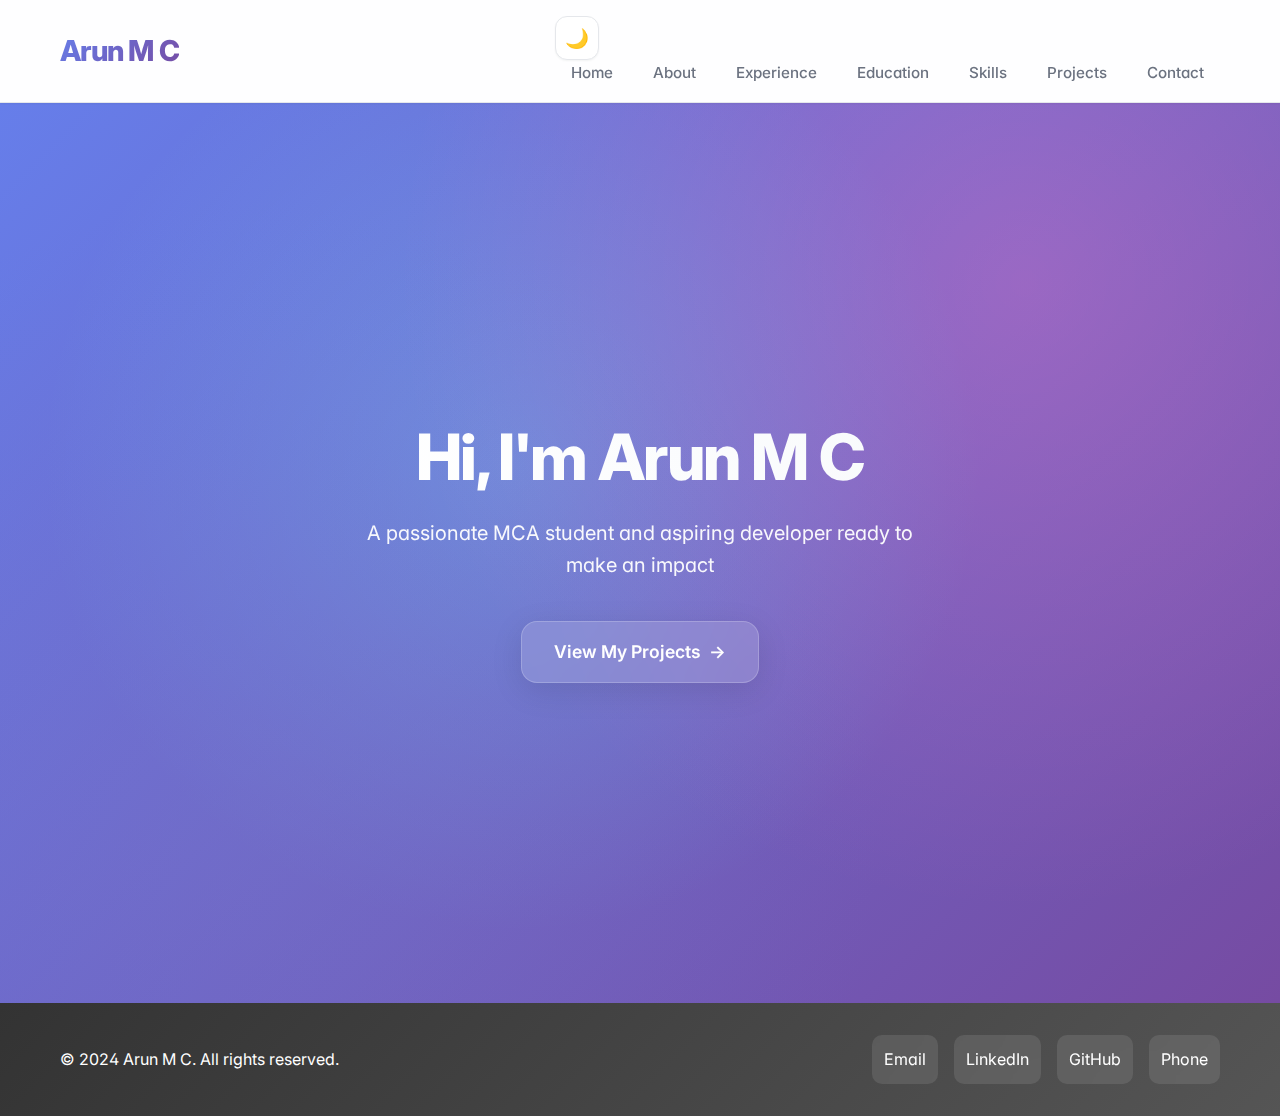
<file: index.html>
<!DOCTYPE html>
<html lang="en">
<head>
    <meta charset="UTF-8">
    <meta name="viewport" content="width=device-width, initial-scale=1.0">
    <title>Arun M C - Portfolio</title>
    <link rel="stylesheet" href="style.css?v=1.0">
    <link rel="preconnect" href="https://fonts.googleapis.com">
    <link rel="preconnect" href="https://fonts.gstatic.com" crossorigin>
    <link href="https://fonts.googleapis.com/css2?family=Inter:wght@300;400;500;600;700;800&display=swap" rel="stylesheet">
    <style>
        /* Fallback styles to ensure basic styling loads */
        body { 
            font-family: 'Inter', -apple-system, BlinkMacSystemFont, 'Segoe UI', sans-serif;
            margin: 0; 
            padding: 0; 
            background: #fafbfc;
            color: #1f2937;
        }
        .hero { 
            background: linear-gradient(135deg, #667eea 0%, #764ba2 25%, #f093fb 50%, #f5576c 75%, #4facfe 100%);
            background-size: 400% 400%;
            animation: gradientShift 15s ease infinite;
            color: white;
            padding: 8rem 0;
            text-align: center;
            min-height: 100vh;
            display: flex;
            align-items: center;
        }
        @keyframes gradientShift {
            0% { background-position: 0% 50%; }
            50% { background-position: 100% 50%; }
            100% { background-position: 0% 50%; }
        }
        header {
            background: rgba(255, 255, 255, 0.8);
            backdrop-filter: blur(20px);
            border-bottom: 1px solid #e5e7eb;
            padding: 1rem 0;
            position: sticky;
            top: 0;
            z-index: 1000;
        }
        .container { max-width: 1200px; margin: 0 auto; padding: 0 20px; }
        header .container { display: flex; justify-content: space-between; align-items: center; }
        .nav-menu { display: flex; list-style: none; gap: 0.5rem; }
        .nav-menu a { color: #6b7280; text-decoration: none; padding: 0.75rem 1rem; border-radius: 12px; }
        .nav-menu a:hover { color: #6366f1; background: rgba(99, 102, 241, 0.1); }
    </style>
</head>
<body>
    <header>
        <div class="container">
            <h1>Arun M C</h1>
            <nav>
                <button class="nav-toggle" aria-label="Toggle navigation">
                    <span></span>
                    <span></span>
                    <span></span>
                </button>
                <button class="theme-toggle" aria-label="Toggle dark mode">🌙</button>
                <ul class="nav-menu">
                    <li><a href="index.html">Home</a></li>
                    <li><a href="about.html">About</a></li>
                    <li><a href="experience.html">Experience</a></li>
                    <li><a href="education.html">Education</a></li>
                    <li><a href="skills.html">Skills</a></li>
                    <li><a href="projects.html">Projects</a></li>
                    <li><a href="contact.html">Contact</a></li>
                </ul>
            </nav>
        </div>
    </header>

    <main>
        <section id="home" class="hero">
            <div class="container">
                <div class="hero-content">
                    <h2>Hi, I'm Arun M C</h2>
                    <p>A passionate MCA student and aspiring developer ready to make an impact</p>
                    <a href="projects.html" class="cta-button">View My Projects</a>
                </div>
            </div>
        </section>
    </main>

    <footer>
        <div class="container">
            <p>&copy; 2024 Arun M C. All rights reserved.</p>
            <div class="social-links">
                <a href="mailto:arunmc.2018@gmail.com" aria-label="Email">Email</a>
                <a href="https://linkedin.com/in/arun-m-c-03a41a1b8" aria-label="LinkedIn">LinkedIn</a>
                <a href="https://github.com/Arunmc2001" aria-label="GitHub">GitHub</a>
                <a href="tel:+916364707151" aria-label="Phone">Phone</a>
            </div>
        </div>
    </footer>

    <script src="scripts.js"></script>
</body>
</html>
</file>
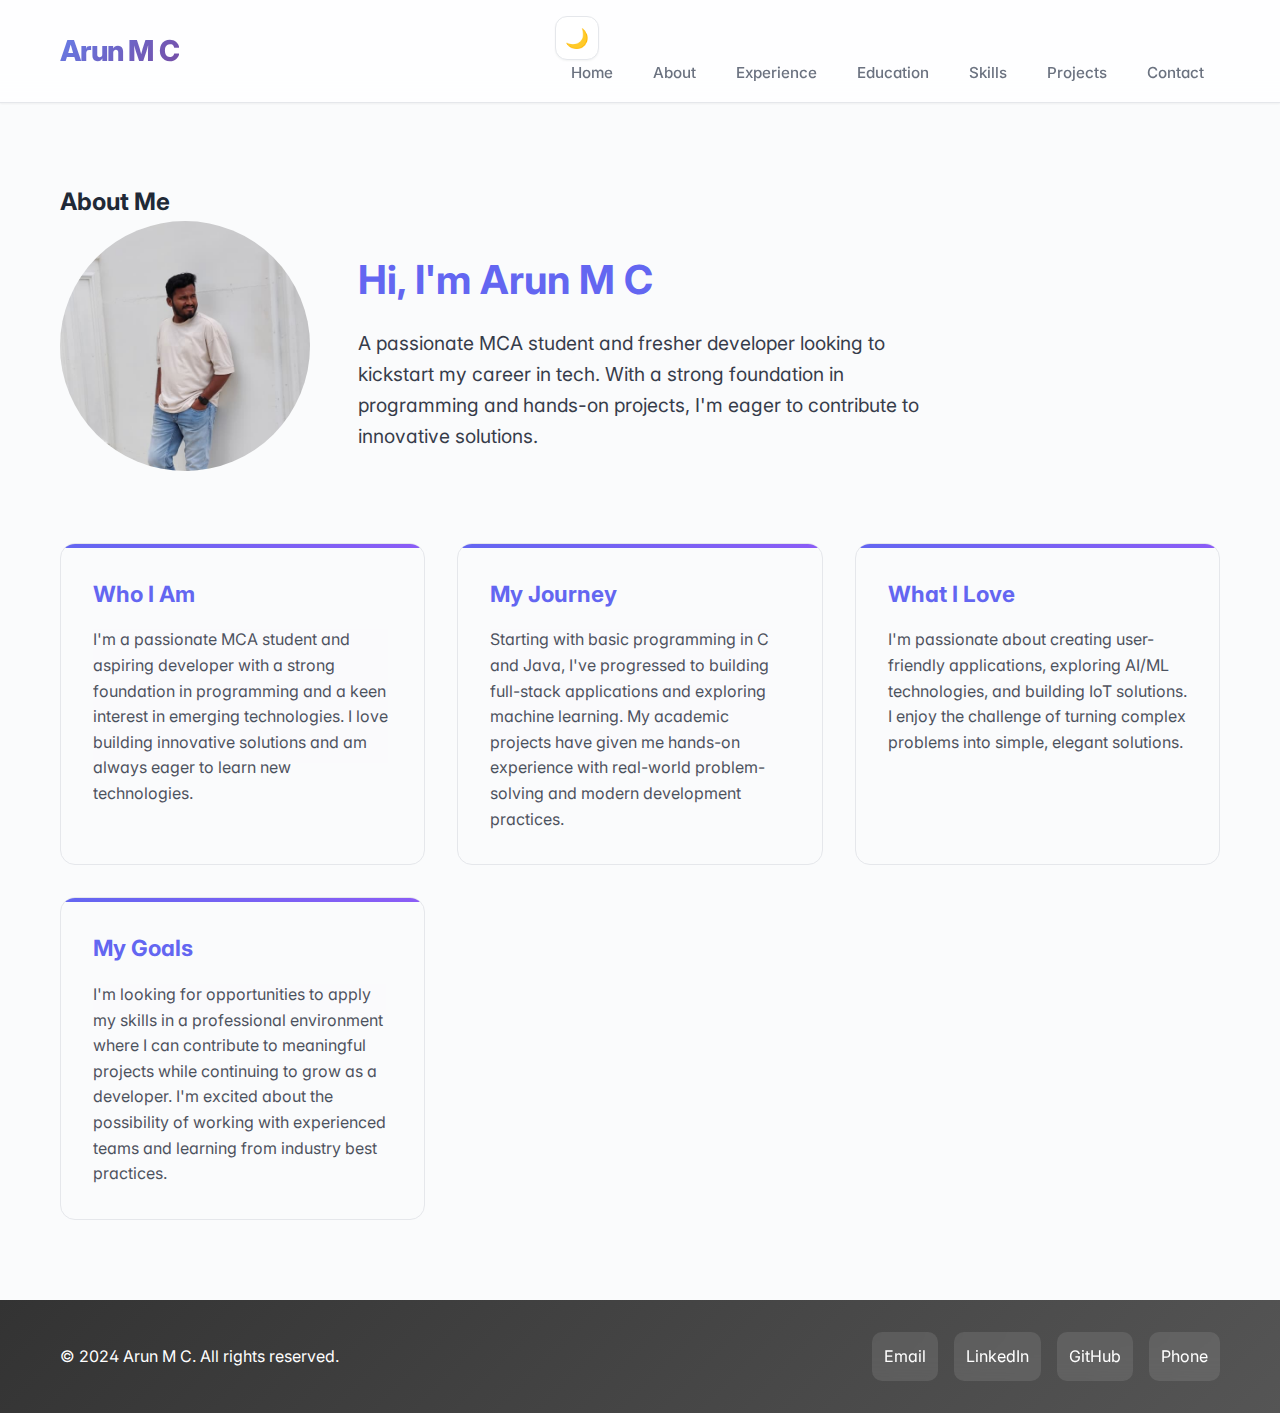
<file: about.html>
<!DOCTYPE html>
<html lang="en">
<head>
    <meta charset="UTF-8">
    <meta name="viewport" content="width=device-width, initial-scale=1.0">
    <title>About - Arun M C Portfolio</title>
    <link rel="stylesheet" href="style.css?v=1.0">
    <link rel="preconnect" href="https://fonts.googleapis.com">
    <link rel="preconnect" href="https://fonts.gstatic.com" crossorigin>
    <link href="https://fonts.googleapis.com/css2?family=Inter:wght@300;400;500;600;700;800&display=swap" rel="stylesheet">
</head>
<body>
    <header>
        <div class="container">
            <h1>Arun M C</h1>
            <nav>
                <button class="nav-toggle" aria-label="Toggle navigation">
                    <span></span>
                    <span></span>
                    <span></span>
                </button>
                <button class="theme-toggle" aria-label="Toggle dark mode">🌙</button>
                <ul class="nav-menu">
                    <li><a href="index.html">Home</a></li>
                    <li><a href="about.html">About</a></li>
                    <li><a href="experience.html">Experience</a></li>
                    <li><a href="education.html">Education</a></li>
                    <li><a href="skills.html">Skills</a></li>
                    <li><a href="projects.html">Projects</a></li>
                    <li><a href="contact.html">Contact</a></li>
                </ul>
            </nav>
        </div>
    </header>

    <main>
        <section class="about">
            <div class="container">
                <h2>About Me</h2>
                <div class="about-hero">
                    <div class="about-image">
                        <img src="my photo.jpg" alt="Arun M C">
                    </div>
                    <div class="about-intro">
                        <h3>Hi, I'm Arun M C</h3>
                        <p>A passionate MCA student and fresher developer looking to kickstart my career in tech. With a strong foundation in programming and hands-on projects, I'm eager to contribute to innovative solutions.</p>
                    </div>
                </div>

                <div class="about-sections">
                    <div class="about-card">
                        <h3>Who I Am</h3>
                        <p>I'm a passionate MCA student and aspiring developer with a strong foundation in programming and a keen interest in emerging technologies. I love building innovative solutions and am always eager to learn new technologies.</p>
                    </div>

                    <div class="about-card">
                        <h3>My Journey</h3>
                        <p>Starting with basic programming in C and Java, I've progressed to building full-stack applications and exploring machine learning. My academic projects have given me hands-on experience with real-world problem-solving and modern development practices.</p>
                    </div>

                    <div class="about-card">
                        <h3>What I Love</h3>
                        <p>I'm passionate about creating user-friendly applications, exploring AI/ML technologies, and building IoT solutions. I enjoy the challenge of turning complex problems into simple, elegant solutions.</p>
                    </div>

                    <div class="about-card">
                        <h3>My Goals</h3>
                        <p>I'm looking for opportunities to apply my skills in a professional environment where I can contribute to meaningful projects while continuing to grow as a developer. I'm excited about the possibility of working with experienced teams and learning from industry best practices.</p>
                    </div>
                </div>
            </div>
        </section>
    </main>

    <footer>
        <div class="container">
            <p>&copy; 2024 Arun M C. All rights reserved.</p>
            <div class="social-links">
                <a href="mailto:arunmc.2018@gmail.com" aria-label="Email">Email</a>
                <a href="https://linkedin.com/in/arun-m-c-03a41a1b8" aria-label="LinkedIn">LinkedIn</a>
                <a href="https://github.com/Arunmc2001" aria-label="GitHub">GitHub</a>
                <a href="tel:+916364707151" aria-label="Phone">Phone</a>
            </div>
        </div>
    </footer>

    <script src="scripts.js"></script>
</body>
</html>
</file>
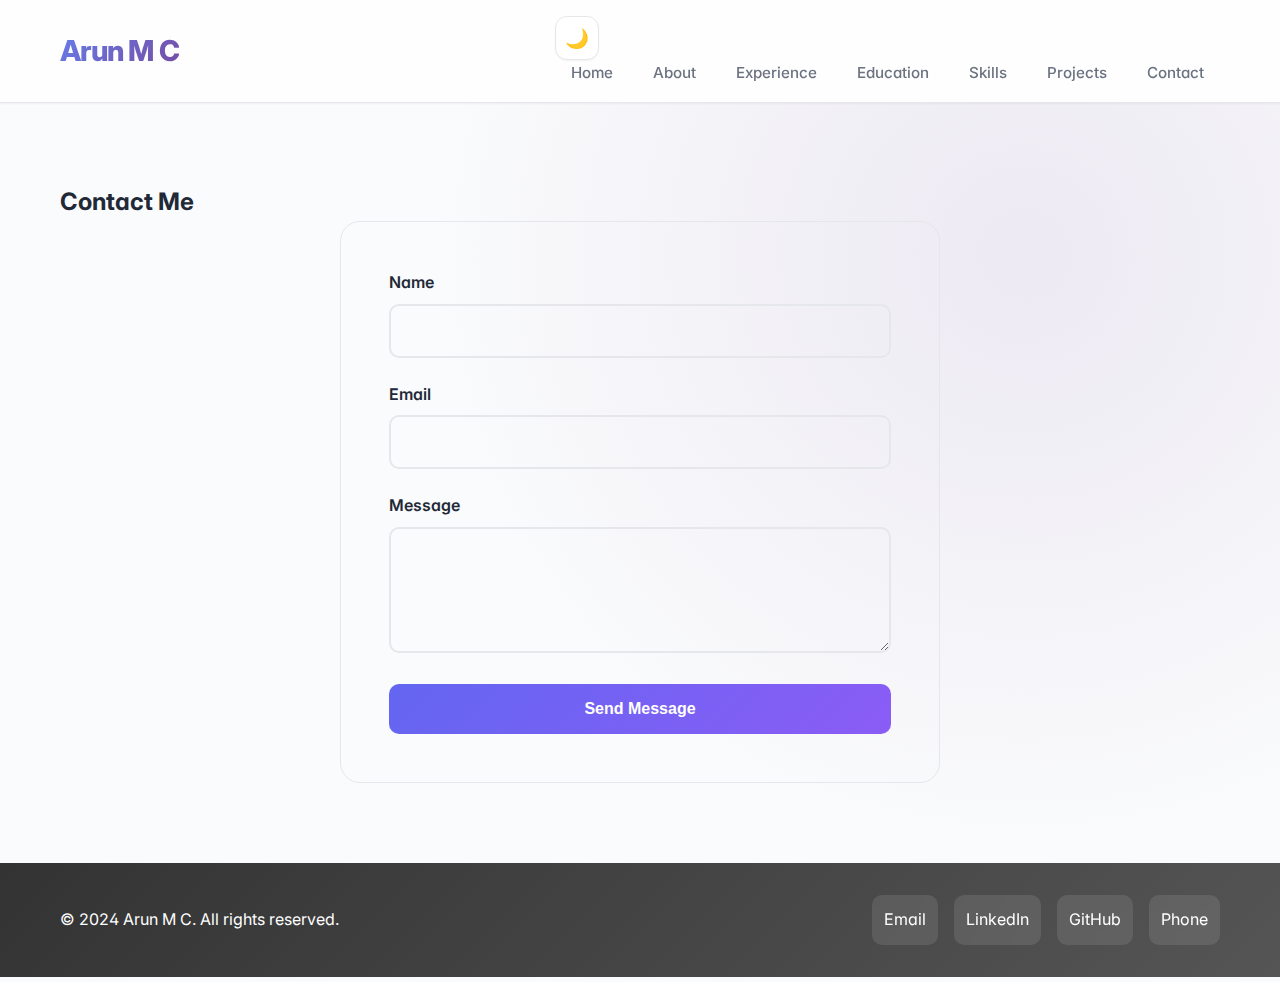
<file: contact.html>
<!DOCTYPE html>
<html lang="en">
<head>
    <meta charset="UTF-8">
    <meta name="viewport" content="width=device-width, initial-scale=1.0">
    <title>Contact - Arun M C Portfolio</title>
    <link rel="stylesheet" href="style.css">
    <link rel="preconnect" href="https://fonts.googleapis.com">
    <link rel="preconnect" href="https://fonts.gstatic.com" crossorigin>
    <link href="https://fonts.googleapis.com/css2?family=Inter:wght@300;400;500;600;700;800&display=swap" rel="stylesheet">
</head>
<body>
    <header>
        <div class="container">
            <h1>Arun M C</h1>
            <nav>
                <button class="nav-toggle" aria-label="Toggle navigation">
                    <span></span>
                    <span></span>
                    <span></span>
                </button>
                <button class="theme-toggle" aria-label="Toggle dark mode">🌙</button>
                <ul class="nav-menu">
                    <li><a href="index.html">Home</a></li>
                    <li><a href="about.html">About</a></li>
                    <li><a href="experience.html">Experience</a></li>
                    <li><a href="education.html">Education</a></li>
                    <li><a href="skills.html">Skills</a></li>
                    <li><a href="projects.html">Projects</a></li>
                    <li><a href="contact.html">Contact</a></li>
                </ul>
            </nav>
        </div>
    </header>

    <main>
        <section class="contact">
            <div class="container">
                <h2>Contact Me</h2>
                <form class="contact-form" action="https://formspree.io/f/mblzeryj" method="POST">
                    <div class="form-group">
                        <label for="name">Name</label>
                        <input type="text" id="name" name="name" required>
                    </div>
                    <div class="form-group">
                        <label for="email">Email</label>
                        <input type="email" id="email" name="email" required>
                    </div>
                    <div class="form-group">
                        <label for="message">Message</label>
                        <textarea id="message" name="message" rows="5" required></textarea>
                    </div>
                    <button type="submit" class="submit-button">Send Message</button>
                </form>
            </div>
        </section>
    </main>

    <footer>
        <div class="container">
            <p>&copy; 2024 Arun M C. All rights reserved.</p>
            <div class="social-links">
                <a href="mailto:arunmc.2018@gmail.com" aria-label="Email">Email</a>
                <a href="https://linkedin.com/in/arun-m-c-03a41a1b8" aria-label="LinkedIn">LinkedIn</a>
                <a href="https://github.com/Arunmc2001" aria-label="GitHub">GitHub</a>
                <a href="tel:+916364707151" aria-label="Phone">Phone</a>
            </div>
        </div>
    </footer>

    <script src="scripts.js"></script>
</body>
</html>
</file>
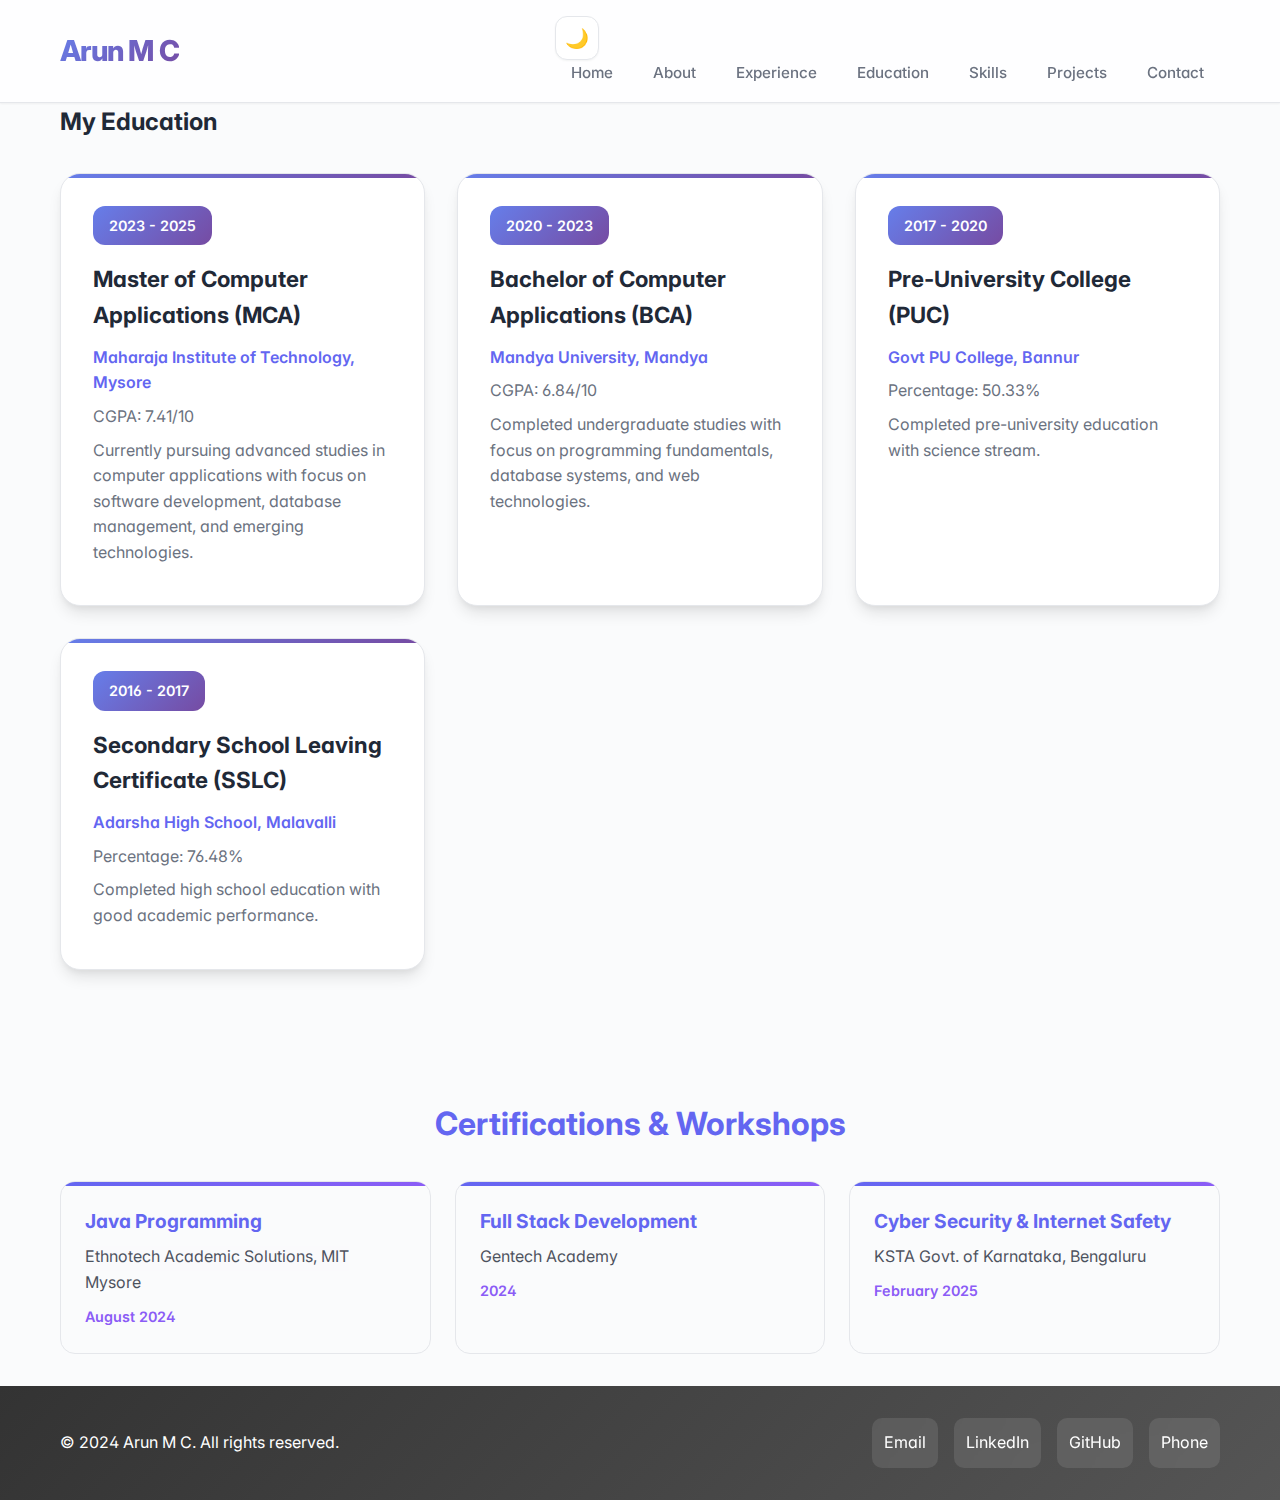
<file: education.html>
<!DOCTYPE html>
<html lang="en">
<head>
    <meta charset="UTF-8">
    <meta name="viewport" content="width=device-width, initial-scale=1.0">
    <title>Education - Arun M C Portfolio</title>
    <link rel="stylesheet" href="style.css?v=1.0">
    <link rel="preconnect" href="https://fonts.googleapis.com">
    <link rel="preconnect" href="https://fonts.gstatic.com" crossorigin>
    <link href="https://fonts.googleapis.com/css2?family=Inter:wght@300;400;500;600;700;800&display=swap" rel="stylesheet">
</head>
<body>
    <header>
        <div class="container">
            <h1>Arun M C</h1>
            <nav>
                <button class="nav-toggle" aria-label="Toggle navigation">
                    <span></span>
                    <span></span>
                    <span></span>
                </button>
                <button class="theme-toggle" aria-label="Toggle dark mode">🌙</button>
                <ul class="nav-menu">
                    <li><a href="index.html">Home</a></li>
                    <li><a href="about.html">About</a></li>
                    <li><a href="experience.html">Experience</a></li>
                    <li><a href="education.html">Education</a></li>
                    <li><a href="skills.html">Skills</a></li>
                    <li><a href="projects.html">Projects</a></li>
                    <li><a href="contact.html">Contact</a></li>
                </ul>
            </nav>
        </div>
    </header>

    <main>
        <section class="education">
            <div class="container">
                <h2>My Education</h2>
                <div class="education-timeline">
                    <div class="timeline-item">
                        <div class="timeline-date">2023 - 2025</div>
                        <div class="timeline-content">
                            <h3>Master of Computer Applications (MCA)</h3>
                            <p><strong>Maharaja Institute of Technology, Mysore</strong></p>
                            <p>CGPA: 7.41/10</p>
                            <p>Currently pursuing advanced studies in computer applications with focus on software development, database management, and emerging technologies.</p>
                        </div>
                    </div>
                    <div class="timeline-item">
                        <div class="timeline-date">2020 - 2023</div>
                        <div class="timeline-content">
                            <h3>Bachelor of Computer Applications (BCA)</h3>
                            <p><strong>Mandya University, Mandya</strong></p>
                            <p>CGPA: 6.84/10</p>
                            <p>Completed undergraduate studies with focus on programming fundamentals, database systems, and web technologies.</p>
                        </div>
                    </div>
                    <div class="timeline-item">
                        <div class="timeline-date">2017 - 2020</div>
                        <div class="timeline-content">
                            <h3>Pre-University College (PUC)</h3>
                            <p><strong>Govt PU College, Bannur</strong></p>
                            <p>Percentage: 50.33%</p>
                            <p>Completed pre-university education with science stream.</p>
                        </div>
                    </div>
                    <div class="timeline-item">
                        <div class="timeline-date">2016 - 2017</div>
                        <div class="timeline-content">
                            <h3>Secondary School Leaving Certificate (SSLC)</h3>
                            <p><strong>Adarsha High School, Malavalli</strong></p>
                            <p>Percentage: 76.48%</p>
                            <p>Completed high school education with good academic performance.</p>
                        </div>
                    </div>
                </div>

                <div class="certifications-section">
                    <h3>Certifications & Workshops</h3>
                    <div class="certifications-grid">
                        <div class="cert-card">
                            <h4>Java Programming</h4>
                            <p>Ethnotech Academic Solutions, MIT Mysore</p>
                            <span class="date">August 2024</span>
                        </div>
                        <div class="cert-card">
                            <h4>Full Stack Development</h4>
                            <p>Gentech Academy</p>
                            <span class="date">2024</span>
                        </div>
                        <div class="cert-card">
                            <h4>Cyber Security & Internet Safety</h4>
                            <p>KSTA Govt. of Karnataka, Bengaluru</p>
                            <span class="date">February 2025</span>
                        </div>
                    </div>
                </div>
            </div>
        </section>
    </main>

    <footer>
        <div class="container">
            <p>&copy; 2024 Arun M C. All rights reserved.</p>
            <div class="social-links">
                <a href="mailto:arunmc.2018@gmail.com" aria-label="Email">Email</a>
                <a href="https://linkedin.com/in/arun-m-c-03a41a1b8" aria-label="LinkedIn">LinkedIn</a>
                <a href="https://github.com/Arunmc2001" aria-label="GitHub">GitHub</a>
                <a href="tel:+916364707151" aria-label="Phone">Phone</a>
            </div>
        </div>
    </footer>

    <script src="scripts.js"></script>
</body>
</html>
</file>
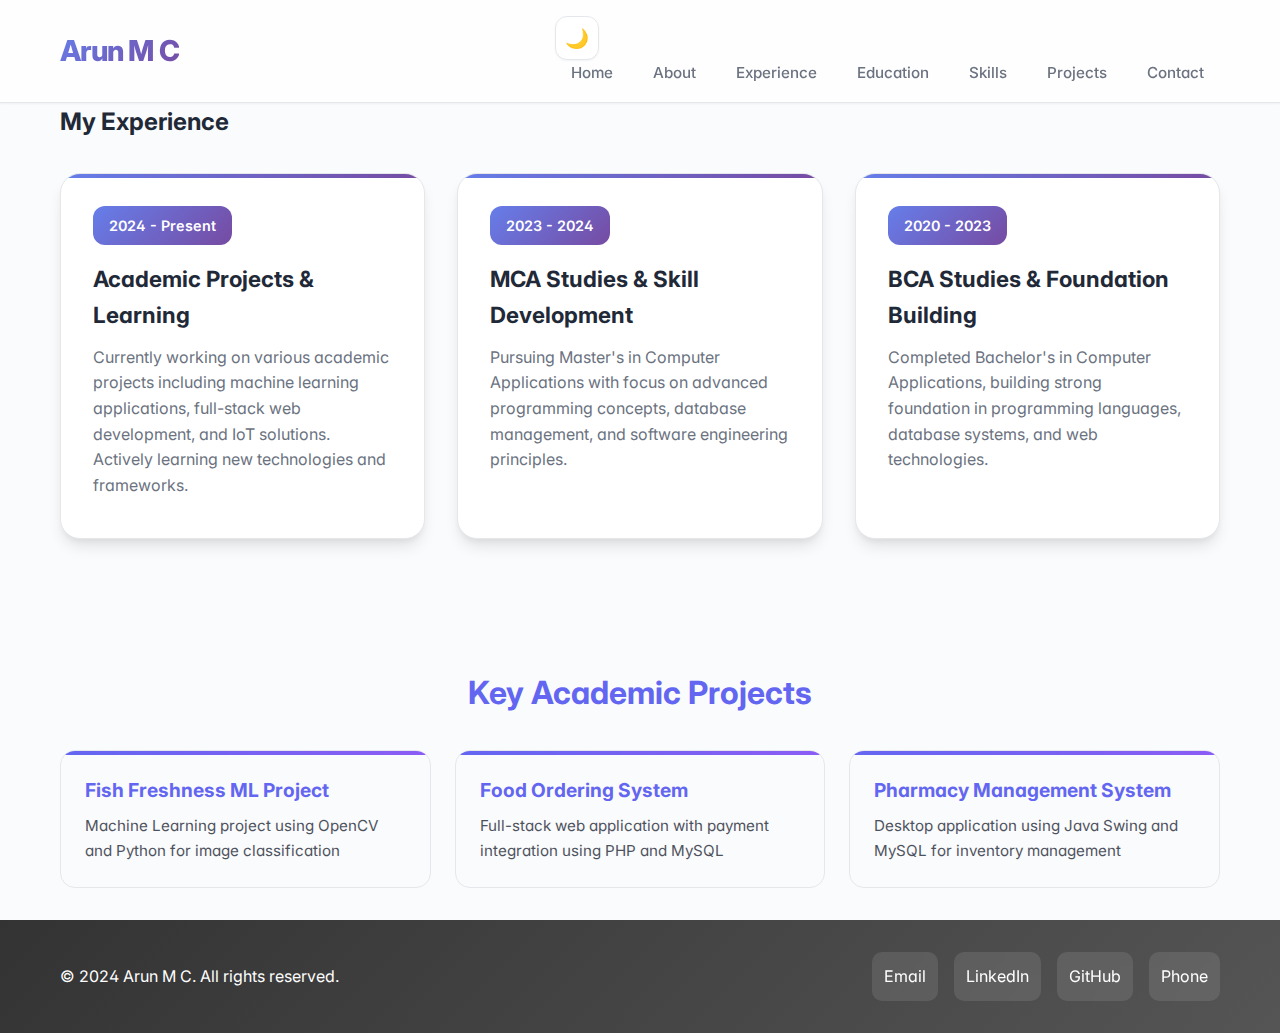
<file: experience.html>
<!DOCTYPE html>
<html lang="en">
<head>
    <meta charset="UTF-8">
    <meta name="viewport" content="width=device-width, initial-scale=1.0">
    <title>Experience - Arun M C Portfolio</title>
    <link rel="stylesheet" href="style.css?v=1.0">
    <link rel="preconnect" href="https://fonts.googleapis.com">
    <link rel="preconnect" href="https://fonts.gstatic.com" crossorigin>
    <link href="https://fonts.googleapis.com/css2?family=Inter:wght@300;400;500;600;700;800&display=swap" rel="stylesheet">
</head>
<body>
    <header>
        <div class="container">
            <h1>Arun M C</h1>
            <nav>
                <button class="nav-toggle" aria-label="Toggle navigation">
                    <span></span>
                    <span></span>
                    <span></span>
                </button>
                <button class="theme-toggle" aria-label="Toggle dark mode">🌙</button>
                <ul class="nav-menu">
                    <li><a href="index.html">Home</a></li>
                    <li><a href="about.html">About</a></li>
                    <li><a href="experience.html">Experience</a></li>
                    <li><a href="education.html">Education</a></li>
                    <li><a href="skills.html">Skills</a></li>
                    <li><a href="projects.html">Projects</a></li>
                    <li><a href="contact.html">Contact</a></li>
                </ul>
            </nav>
        </div>
    </header>

    <main>
        <section class="experience">
            <div class="container">
                <h2>My Experience</h2>
                <div class="experience-timeline">
                    <div class="timeline-item">
                        <div class="timeline-date">2024 - Present</div>
                        <div class="timeline-content">
                            <h3>Academic Projects & Learning</h3>
                            <p>Currently working on various academic projects including machine learning applications, full-stack web development, and IoT solutions. Actively learning new technologies and frameworks.</p>
                        </div>
                    </div>
                    <div class="timeline-item">
                        <div class="timeline-date">2023 - 2024</div>
                        <div class="timeline-content">
                            <h3>MCA Studies & Skill Development</h3>
                            <p>Pursuing Master's in Computer Applications with focus on advanced programming concepts, database management, and software engineering principles.</p>
                        </div>
                    </div>
                    <div class="timeline-item">
                        <div class="timeline-date">2020 - 2023</div>
                        <div class="timeline-content">
                            <h3>BCA Studies & Foundation Building</h3>
                            <p>Completed Bachelor's in Computer Applications, building strong foundation in programming languages, database systems, and web technologies.</p>
                        </div>
                    </div>
                </div>

                <div class="projects-highlight">
                    <h3>Key Academic Projects</h3>
                    <div class="project-highlights">
                        <div class="highlight-item">
                            <h4>Fish Freshness ML Project</h4>
                            <p>Machine Learning project using OpenCV and Python for image classification</p>
                        </div>
                        <div class="highlight-item">
                            <h4>Food Ordering System</h4>
                            <p>Full-stack web application with payment integration using PHP and MySQL</p>
                        </div>
                        <div class="highlight-item">
                            <h4>Pharmacy Management System</h4>
                            <p>Desktop application using Java Swing and MySQL for inventory management</p>
                        </div>
                    </div>
                </div>
            </div>
        </section>
    </main>

    <footer>
        <div class="container">
            <p>&copy; 2024 Arun M C. All rights reserved.</p>
            <div class="social-links">
                <a href="mailto:arunmc.2018@gmail.com" aria-label="Email">Email</a>
                <a href="https://linkedin.com/in/arun-m-c-03a41a1b8" aria-label="LinkedIn">LinkedIn</a>
                <a href="https://github.com/Arunmc2001" aria-label="GitHub">GitHub</a>
                <a href="tel:+916364707151" aria-label="Phone">Phone</a>
            </div>
        </div>
    </footer>

    <script src="scripts.js"></script>
</body>
</html>
</file>
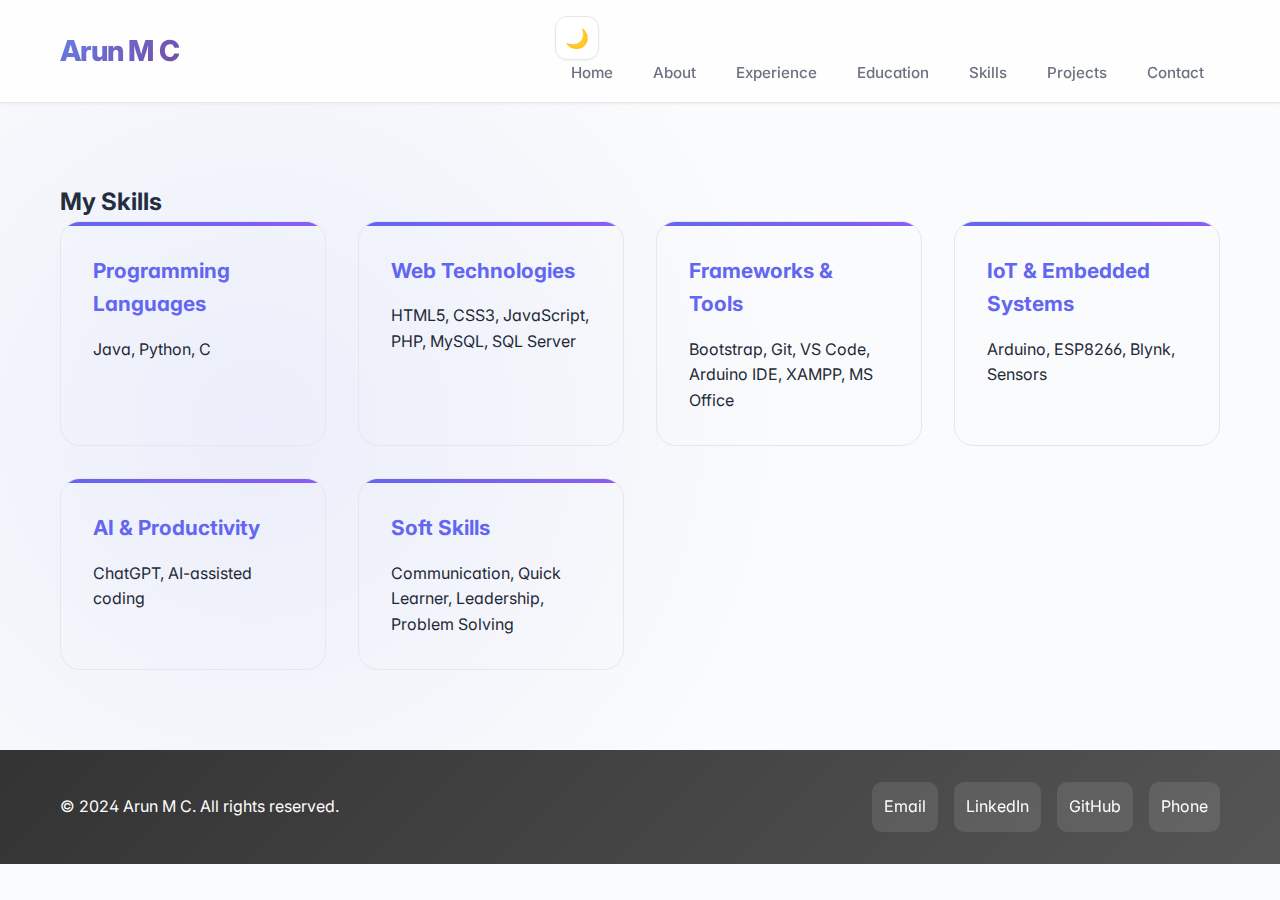
<file: skills.html>
<!DOCTYPE html>
<html lang="en">
<head>
    <meta charset="UTF-8">
    <meta name="viewport" content="width=device-width, initial-scale=1.0">
    <title>Skills - Arun M C Portfolio</title>
    <link rel="stylesheet" href="style.css">
    <link rel="preconnect" href="https://fonts.googleapis.com">
    <link rel="preconnect" href="https://fonts.gstatic.com" crossorigin>
    <link href="https://fonts.googleapis.com/css2?family=Inter:wght@300;400;500;600;700;800&display=swap" rel="stylesheet">
</head>
<body>
    <header>
        <div class="container">
            <h1>Arun M C</h1>
            <nav>
                <button class="nav-toggle" aria-label="Toggle navigation">
                    <span></span>
                    <span></span>
                    <span></span>
                </button>
                <button class="theme-toggle" aria-label="Toggle dark mode">🌙</button>
                <ul class="nav-menu">
                    <li><a href="index.html">Home</a></li>
                    <li><a href="about.html">About</a></li>
                    <li><a href="experience.html">Experience</a></li>
                    <li><a href="education.html">Education</a></li>
                    <li><a href="skills.html">Skills</a></li>
                    <li><a href="projects.html">Projects</a></li>
                    <li><a href="contact.html">Contact</a></li>
                </ul>
            </nav>
        </div>
    </header>

    <main>
        <section class="skills">
            <div class="container">
                <h2>My Skills</h2>
                <div class="skills-grid">
                    <div class="skill-card">
                        <h3>Programming Languages</h3>
                        <p>Java, Python, C</p>
                    </div>
                    <div class="skill-card">
                        <h3>Web Technologies</h3>
                        <p>HTML5, CSS3, JavaScript, PHP, MySQL, SQL Server</p>
                    </div>
                    <div class="skill-card">
                        <h3>Frameworks & Tools</h3>
                        <p>Bootstrap, Git, VS Code, Arduino IDE, XAMPP, MS Office</p>
                    </div>
                    <div class="skill-card">
                        <h3>IoT & Embedded Systems</h3>
                        <p>Arduino, ESP8266, Blynk, Sensors</p>
                    </div>
                    <div class="skill-card">
                        <h3>AI & Productivity</h3>
                        <p>ChatGPT, AI-assisted coding</p>
                    </div>
                    <div class="skill-card">
                        <h3>Soft Skills</h3>
                        <p>Communication, Quick Learner, Leadership, Problem Solving</p>
                    </div>
                </div>
            </div>
        </section>
    </main>

    <footer>
        <div class="container">
            <p>&copy; 2024 Arun M C. All rights reserved.</p>
            <div class="social-links">
                <a href="mailto:arunmc.2018@gmail.com" aria-label="Email">Email</a>
                <a href="https://linkedin.com/in/arun-m-c-03a41a1b8" aria-label="LinkedIn">LinkedIn</a>
                <a href="https://github.com/Arunmc2001" aria-label="GitHub">GitHub</a>
                <a href="tel:+916364707151" aria-label="Phone">Phone</a>
            </div>
        </div>
    </footer>

    <script src="scripts.js"></script>
</body>
</html>
</file>
<file: style.css>
:root {
    --primary-color: #6366f1;
    --secondary-color: #8b5cf6;
    --accent-color: #06b6d4;
    --success-color: #10b981;
    --warning-color: #f59e0b;
    --error-color: #ef4444;
    --background-color: #fafbfc;
    --surface-color: #ffffff;
    --text-primary: #1f2937;
    --text-secondary: #6b7280;
    --text-muted: #9ca3af;
    --border-color: #e5e7eb;
    --shadow-sm: 0 1px 2px 0 rgba(0, 0, 0, 0.05);
    --shadow-md: 0 4px 6px -1px rgba(0, 0, 0, 0.1), 0 2px 4px -1px rgba(0, 0, 0, 0.06);
    --shadow-lg: 0 10px 15px -3px rgba(0, 0, 0, 0.1), 0 4px 6px -2px rgba(0, 0, 0, 0.05);
    --shadow-xl: 0 20px 25px -5px rgba(0, 0, 0, 0.1), 0 10px 10px -5px rgba(0, 0, 0, 0.04);
    --gradient-primary: linear-gradient(135deg, #667eea 0%, #764ba2 100%);
    --gradient-secondary: linear-gradient(135deg, #f093fb 0%, #f5576c 100%);
    --gradient-accent: linear-gradient(135deg, #4facfe 0%, #00f2fe 100%);
}

[data-theme="dark"] {
    --primary-color: #818cf8;
    --secondary-color: #a78bfa;
    --accent-color: #22d3ee;
    --background-color: #0f172a;
    --surface-color: #1e293b;
    --text-primary: #f8fafc;
    --text-secondary: #cbd5e1;
    --text-muted: #94a3b8;
    --border-color: #334155;
    --shadow-sm: 0 1px 2px 0 rgba(0, 0, 0, 0.3);
    --shadow-md: 0 4px 6px -1px rgba(0, 0, 0, 0.3), 0 2px 4px -1px rgba(0, 0, 0, 0.2);
    --shadow-lg: 0 10px 15px -3px rgba(0, 0, 0, 0.3), 0 4px 6px -2px rgba(0, 0, 0, 0.2);
    --shadow-xl: 0 20px 25px -5px rgba(0, 0, 0, 0.3), 0 10px 10px -5px rgba(0, 0, 0, 0.2);
}

* {
    margin: 0;
    padding: 0;
    box-sizing: border-box;
}

body {
    font-family: 'Inter', -apple-system, BlinkMacSystemFont, 'Segoe UI', 'Roboto', 'Oxygen', 'Ubuntu', 'Cantarell', sans-serif;
    line-height: 1.6;
    color: var(--text-primary);
    background: var(--background-color);
    transition: all 0.3s cubic-bezier(0.4, 0, 0.2, 1);
    font-feature-settings: 'cv02', 'cv03', 'cv04', 'cv11';
    -webkit-font-smoothing: antialiased;
    -moz-osx-font-smoothing: grayscale;
}

.container {
    max-width: 1200px;
    margin: 0 auto;
    padding: 0 20px;
}

/* Header */
header {
    background: rgba(255, 255, 255, 0.8);
    backdrop-filter: blur(20px);
    -webkit-backdrop-filter: blur(20px);
    border-bottom: 1px solid var(--border-color);
    color: var(--text-primary);
    padding: 1rem 0;
    position: sticky;
    top: 0;
    z-index: 1000;
    box-shadow: var(--shadow-sm);
    transition: all 0.3s cubic-bezier(0.4, 0, 0.2, 1);
}

[data-theme="dark"] header {
    background: rgba(15, 23, 42, 0.8);
    border-bottom: 1px solid var(--border-color);
}

header .container {
    display: flex;
    justify-content: space-between;
    align-items: center;
}

header h1 {
    font-size: 1.8rem;
    font-weight: 800;
    background: var(--gradient-primary);
    -webkit-background-clip: text;
    -webkit-text-fill-color: transparent;
    background-clip: text;
    letter-spacing: -0.025em;
}

.theme-toggle {
    background: var(--surface-color);
    border: 1px solid var(--border-color);
    border-radius: 12px;
    width: 44px;
    height: 44px;
    cursor: pointer;
    font-size: 1.2rem;
    transition: all 0.3s cubic-bezier(0.4, 0, 0.2, 1);
    display: flex;
    align-items: center;
    justify-content: center;
    box-shadow: var(--shadow-sm);
}

.theme-toggle:hover {
    background: var(--primary-color);
    color: white;
    transform: translateY(-2px);
    box-shadow: var(--shadow-md);
}

.nav-toggle {
    display: none;
    background: none;
    border: none;
    cursor: pointer;
    flex-direction: column;
    gap: 4px;
}

.nav-toggle span {
    width: 25px;
    height: 3px;
    background: white;
    transition: 0.3s;
    border-radius: 2px;
}

.nav-menu {
    display: flex;
    list-style: none;
    gap: 0.5rem;
}

.nav-menu a {
    color: var(--text-secondary);
    text-decoration: none;
    font-weight: 500;
    padding: 0.75rem 1rem;
    border-radius: 12px;
    transition: all 0.3s cubic-bezier(0.4, 0, 0.2, 1);
    position: relative;
    font-size: 0.95rem;
}

.nav-menu a:hover {
    color: var(--primary-color);
    background: rgba(99, 102, 241, 0.1);
    transform: translateY(-1px);
}

.nav-menu a.active {
    color: var(--primary-color);
    background: rgba(99, 102, 241, 0.1);
    font-weight: 600;
}

/* Hero Section */
.hero {
    background: linear-gradient(135deg, #667eea 0%, #764ba2 25%, #f093fb 50%, #f5576c 75%, #4facfe 100%);
    background-size: 400% 400%;
    animation: gradientShift 15s ease infinite;
    color: white;
    padding: 8rem 0;
    text-align: center;
    min-height: 100vh;
    display: flex;
    align-items: center;
    position: relative;
    overflow: hidden;
}

.hero::before {
    content: '';
    position: absolute;
    top: 0;
    left: 0;
    right: 0;
    bottom: 0;
    background: radial-gradient(circle at 20% 80%, rgba(120, 119, 198, 0.3) 0%, transparent 50%),
                radial-gradient(circle at 80% 20%, rgba(255, 119, 198, 0.3) 0%, transparent 50%),
                radial-gradient(circle at 40% 40%, rgba(120, 219, 255, 0.3) 0%, transparent 50%);
    animation: float 20s ease-in-out infinite;
}

@keyframes gradientShift {
    0% { background-position: 0% 50%; }
    50% { background-position: 100% 50%; }
    100% { background-position: 0% 50%; }
}

@keyframes float {
    0%, 100% { transform: translateY(0px) rotate(0deg); }
    50% { transform: translateY(-20px) rotate(5deg); }
}

.hero-content {
    position: relative;
    z-index: 2;
}

.hero-content h2 {
    font-size: 4rem;
    font-weight: 800;
    margin-bottom: 1.5rem;
    animation: fadeInUp 1s ease-out;
    background: linear-gradient(45deg, #ffffff, #f8fafc);
    -webkit-background-clip: text;
    -webkit-text-fill-color: transparent;
    background-clip: text;
    letter-spacing: -0.025em;
    line-height: 1.1;
}

.hero-content p {
    font-size: 1.25rem;
    margin-bottom: 2.5rem;
    animation: fadeInUp 1s ease-out 0.2s both;
    opacity: 0.95;
    font-weight: 400;
    max-width: 600px;
    margin-left: auto;
    margin-right: auto;
}

.cta-button {
    display: inline-flex;
    align-items: center;
    gap: 0.5rem;
    background: rgba(255, 255, 255, 0.15);
    color: white;
    padding: 1rem 2rem;
    text-decoration: none;
    border-radius: 16px;
    font-weight: 600;
    font-size: 1.1rem;
    transition: all 0.3s cubic-bezier(0.4, 0, 0.2, 1);
    animation: fadeInUp 1s ease-out 0.4s both;
    backdrop-filter: blur(20px);
    border: 1px solid rgba(255, 255, 255, 0.2);
    box-shadow: 0 8px 32px rgba(0, 0, 0, 0.1);
}

.cta-button:hover {
    background: rgba(255, 255, 255, 0.25);
    transform: translateY(-4px);
    box-shadow: 0 20px 40px rgba(0, 0, 0, 0.15);
}

.cta-button::after {
    content: '→';
    transition: transform 0.3s ease;
}

.cta-button:hover::after {
    transform: translateX(4px);
}

/* About Section */
.about {
    padding: 5rem 0;
    background: var(--background-color);
    transition: background-color 0.3s ease;
}

.about-hero {
    display: flex;
    align-items: center;
    gap: 3rem;
    margin-bottom: 4rem;
    text-align: left;
}

.about-image img {
    width: 250px;
    height: 250px;
    border-radius: 50%;
    object-fit: cover;
    box-shadow: 0 10px 30px var(--shadow-color);
    transition: transform 0.3s ease;
}

.about-image:hover img {
    transform: scale(1.05);
}

.about-intro h3 {
    font-size: 2.5rem;
    margin-bottom: 1rem;
    color: var(--primary-color);
}

.about-intro p {
    font-size: 1.2rem;
    opacity: 0.9;
    max-width: 600px;
}

.about-sections {
    display: grid;
    grid-template-columns: repeat(auto-fit, minmax(300px, 1fr));
    gap: 2rem;
}

.about-card {
    background: var(--card-background);
    padding: 2rem;
    border-radius: 15px;
    box-shadow: 0 8px 25px var(--shadow-color);
    transition: transform 0.3s ease, box-shadow 0.3s ease;
    border: 1px solid var(--border-color);
    position: relative;
    overflow: hidden;
}

.about-card::before {
    content: '';
    position: absolute;
    top: 0;
    left: 0;
    right: 0;
    height: 4px;
    background: linear-gradient(90deg, var(--primary-color), var(--secondary-color));
}

.about-card:hover {
    transform: translateY(-5px);
    box-shadow: 0 15px 35px var(--shadow-color);
}

.about-card h3 {
    color: var(--primary-color);
    margin-bottom: 1rem;
    font-size: 1.4rem;
}

.about-card p {
    opacity: 0.8;
    line-height: 1.6;
}

.edu-item {
    margin-bottom: 1rem;
    padding: 1rem;
    background: rgba(102, 126, 234, 0.1);
    border-radius: 10px;
    border-left: 4px solid var(--primary-color);
}

.skill-cat {
    margin-bottom: 1.5rem;
}

.skill-cat h4 {
    color: var(--secondary-color);
    margin-bottom: 0.5rem;
    font-size: 1.1rem;
}

.project-item {
    margin-bottom: 1.5rem;
    padding-bottom: 1rem;
    border-bottom: 1px solid var(--border-color);
}

.project-item:last-child {
    border-bottom: none;
}

.project-item h4 {
    color: var(--primary-color);
    margin-bottom: 0.5rem;
}

/* Education Grid */
.education-timeline {
    display: grid;
    grid-template-columns: repeat(auto-fit, minmax(350px, 1fr));
    gap: 2rem;
    padding: 2rem 0;
}

.timeline-item {
    background: var(--surface-color);
    border-radius: 20px;
    padding: 2rem;
    box-shadow: var(--shadow-lg);
    border: 1px solid var(--border-color);
    transition: all 0.3s cubic-bezier(0.4, 0, 0.2, 1);
    position: relative;
    overflow: hidden;
}

.timeline-item::before {
    content: '';
    position: absolute;
    top: 0;
    left: 0;
    right: 0;
    height: 4px;
    background: var(--gradient-primary);
}

.timeline-item:hover {
    transform: translateY(-8px);
    box-shadow: var(--shadow-xl);
}

.timeline-date {
    background: var(--gradient-primary);
    color: white;
    padding: 0.5rem 1rem;
    border-radius: 12px;
    font-weight: 600;
    font-size: 0.9rem;
    display: inline-block;
    margin-bottom: 1rem;
}

.timeline-content h3 {
    color: var(--text-primary);
    margin-bottom: 0.75rem;
    font-size: 1.4rem;
    font-weight: 700;
}

.timeline-content p {
    color: var(--text-secondary);
    margin-bottom: 0.5rem;
    line-height: 1.6;
}

.timeline-content strong {
    color: var(--primary-color);
    font-weight: 600;
}

/* Certifications Section */
.certifications-section {
    margin-top: 4rem;
    padding: 2rem 0;
}

.certifications-section h3 {
    text-align: center;
    color: var(--primary-color);
    margin-bottom: 2rem;
    font-size: 2rem;
}

.certifications-grid {
    display: grid;
    grid-template-columns: repeat(auto-fit, minmax(300px, 1fr));
    gap: 1.5rem;
}

.cert-card {
    background: var(--card-background);
    padding: 1.5rem;
    border-radius: 15px;
    box-shadow: 0 8px 25px var(--shadow-color);
    border: 1px solid var(--border-color);
    transition: transform 0.3s ease, box-shadow 0.3s ease;
    position: relative;
    overflow: hidden;
}

.cert-card::before {
    content: '';
    position: absolute;
    top: 0;
    left: 0;
    right: 0;
    height: 4px;
    background: linear-gradient(90deg, var(--primary-color), var(--secondary-color));
}

.cert-card:hover {
    transform: translateY(-5px);
    box-shadow: 0 15px 35px var(--shadow-color);
}

.cert-card h4 {
    color: var(--primary-color);
    margin-bottom: 0.5rem;
    font-size: 1.2rem;
}

.cert-card p {
    opacity: 0.8;
    margin-bottom: 0.5rem;
}

.cert-card .date {
    color: var(--secondary-color);
    font-weight: 600;
    font-size: 0.9rem;
}

/* Experience Grid */
.experience-timeline {
    display: grid;
    grid-template-columns: repeat(auto-fit, minmax(350px, 1fr));
    gap: 2rem;
    padding: 2rem 0;
}

/* Projects Highlight */
.projects-highlight {
    margin-top: 4rem;
    padding: 2rem 0;
}

.projects-highlight h3 {
    text-align: center;
    color: var(--primary-color);
    margin-bottom: 2rem;
    font-size: 2rem;
}

.project-highlights {
    display: grid;
    grid-template-columns: repeat(auto-fit, minmax(300px, 1fr));
    gap: 1.5rem;
}

.highlight-item {
    background: var(--card-background);
    padding: 1.5rem;
    border-radius: 15px;
    box-shadow: 0 8px 25px var(--shadow-color);
    border: 1px solid var(--border-color);
    transition: transform 0.3s ease, box-shadow 0.3s ease;
    position: relative;
    overflow: hidden;
}

.highlight-item::before {
    content: '';
    position: absolute;
    top: 0;
    left: 0;
    right: 0;
    height: 4px;
    background: linear-gradient(90deg, var(--primary-color), var(--secondary-color));
}

.highlight-item:hover {
    transform: translateY(-5px);
    box-shadow: 0 15px 35px var(--shadow-color);
}

.highlight-item h4 {
    color: var(--primary-color);
    margin-bottom: 0.5rem;
    font-size: 1.2rem;
}

.highlight-item p {
    opacity: 0.8;
    font-size: 0.95rem;
}

/* Responsive for About */
@media (max-width: 768px) {
    .about-hero {
        flex-direction: column;
        text-align: center;
    }

    .about-intro h3 {
        font-size: 2rem;
    }

    .about-sections {
        grid-template-columns: 1fr;
    }

    .education-timeline,
    .experience-timeline {
        grid-template-columns: 1fr;
        gap: 1.5rem;
    }

    .timeline-item {
        padding: 1.5rem;
    }
}

/* Skills Section */
.skills {
    padding: 5rem 0;
    background: var(--background-color);
    position: relative;
}

.skills::before {
    content: '';
    position: absolute;
    top: 0;
    left: 0;
    right: 0;
    bottom: 0;
    background: radial-gradient(circle at 20% 50%, rgba(102, 126, 234, 0.1) 0%, transparent 50%);
}

.skills-grid {
    display: grid;
    grid-template-columns: repeat(auto-fit, minmax(250px, 1fr));
    gap: 2rem;
    position: relative;
    z-index: 2;
}

.skill-card {
    background: var(--card-background);
    padding: 2rem;
    border-radius: 20px;
    box-shadow: 0 10px 30px var(--shadow-color);
    transition: all 0.3s ease;
    border: 1px solid var(--border-color);
    position: relative;
    overflow: hidden;
}

.skill-card::before {
    content: '';
    position: absolute;
    top: 0;
    left: 0;
    right: 0;
    height: 4px;
    background: linear-gradient(90deg, var(--primary-color), var(--secondary-color));
}

.skill-card:hover {
    transform: translateY(-10px);
    box-shadow: 0 20px 40px var(--shadow-color);
}

.skill-card h3 {
    color: var(--primary-color);
    margin-bottom: 1rem;
    font-size: 1.3rem;
}

/* Projects Section */
.projects {
    padding: 5rem 0;
    background: var(--background-color);
}

.projects-grid {
    display: grid;
    grid-template-columns: repeat(auto-fit, minmax(300px, 1fr));
    gap: 2rem;
}

.project-card {
    background: var(--card-background);
    border-radius: 20px;
    overflow: hidden;
    box-shadow: 0 10px 30px var(--shadow-color);
    transition: all 0.3s ease;
    border: 1px solid var(--border-color);
    position: relative;
}

.project-card:hover {
    transform: translateY(-10px);
    box-shadow: 0 20px 40px var(--shadow-color);
}

.project-card img {
    width: 100%;
    height: 200px;
    object-fit: cover;
    transition: transform 0.3s ease;
}

.project-card:hover img {
    transform: scale(1.1);
}

.project-card h3 {
    padding: 1rem;
    color: var(--text-color);
    font-size: 1.4rem;
}

.project-card p {
    padding: 0 1rem;
    color: var(--text-color);
    opacity: 0.7;
}

.project-link {
    display: block;
    padding: 1rem;
    background: linear-gradient(135deg, var(--primary-color), var(--secondary-color));
    color: white;
    text-decoration: none;
    text-align: center;
    transition: all 0.3s ease;
}

.contact {
    padding: 5rem 0;
    background: var(--background-color);
    position: relative;
}

.contact::before {
    content: '';
    position: absolute;
    top: 0;
    left: 0;
    right: 0;
    bottom: 0;
    background: radial-gradient(circle at 80% 20%, rgba(118, 75, 162, 0.1) 0%, transparent 50%);
}

.contact-form {
    max-width: 600px;
    margin: 0 auto;
    background: var(--card-background);
    padding: 3rem;
    border-radius: 20px;
    box-shadow: 0 20px 40px var(--shadow-color);
    border: 1px solid var(--border-color);
    position: relative;
    z-index: 2;
}

.form-group {
    margin-bottom: 1.5rem;
}

.form-group label {
    display: block;
    margin-bottom: 0.5rem;
    color: var(--text-color);
    font-weight: 600;
}

.form-group input,
.form-group textarea {
    width: 100%;
    padding: 1rem;
    border: 2px solid var(--border-color);
    border-radius: 10px;
    font-size: 1rem;
    transition: all 0.3s ease;
    background: var(--card-background);
    color: var(--text-color);
}

.form-group input:focus,
.form-group textarea:focus {
    outline: none;
    border-color: var(--primary-color);
    box-shadow: 0 0 0 3px rgba(102, 126, 234, 0.1);
}

.submit-button {
    background: linear-gradient(135deg, var(--primary-color), var(--secondary-color));
    color: white;
    padding: 1rem 2rem;
    border: none;
    border-radius: 10px;
    font-size: 1rem;
    cursor: pointer;
    transition: all 0.3s ease;
    width: 100%;
    font-weight: 600;
}

.submit-button:hover {
    background: linear-gradient(135deg, var(--secondary-color), var(--primary-color));
    transform: translateY(-2px);
    box-shadow: 0 10px 30px var(--shadow-color);
}

/* Footer */
footer {
    background: linear-gradient(135deg, #333 0%, #555 100%);
    color: white;
    padding: 2rem 0;
    text-align: center;
}

footer .container {
    display: flex;
    justify-content: space-between;
    align-items: center;
}

.social-links {
    display: flex;
    gap: 1rem;
}

.social-links a {
    color: white;
    text-decoration: none;
    padding: 0.75rem;
    border-radius: 10px;
    transition: all 0.3s ease;
    background: rgba(255, 255, 255, 0.1);
    backdrop-filter: blur(10px);
}

.social-links a:hover {
    background: var(--primary-color);
    transform: translateY(-2px);
}

/* Animations */
@keyframes fadeInUp {
    from {
        opacity: 0;
        transform: translateY(30px);
    }
    to {
        opacity: 1;
        transform: translateY(0);
    }
}

/* Responsive Design */
@media (max-width: 768px) {
    .nav-toggle {
        display: flex;
    }

    .theme-toggle {
        margin-right: 1rem;
    }

    .nav-menu {
        display: none;
        position: absolute;
        top: 100%;
        left: 0;
        width: 100%;
        background: var(--primary-color);
        flex-direction: column;
        padding: 1rem 0;
        backdrop-filter: blur(10px);
    }

    .nav-menu.active {
        display: flex;
    }

    .hero-content h2 {
        font-size: 2.5rem;
    }

    .timeline-item {
        padding-left: 0;
        padding-right: 0;
        margin-left: 2rem;
    }

    .timeline-date {
        position: relative;
        left: 0;
        margin-bottom: 1rem;
    }

    .education-grid {
        grid-template-columns: 1fr;
    }

    footer .container {
        flex-direction: column;
        gap: 1rem;
    }
}
</file>
